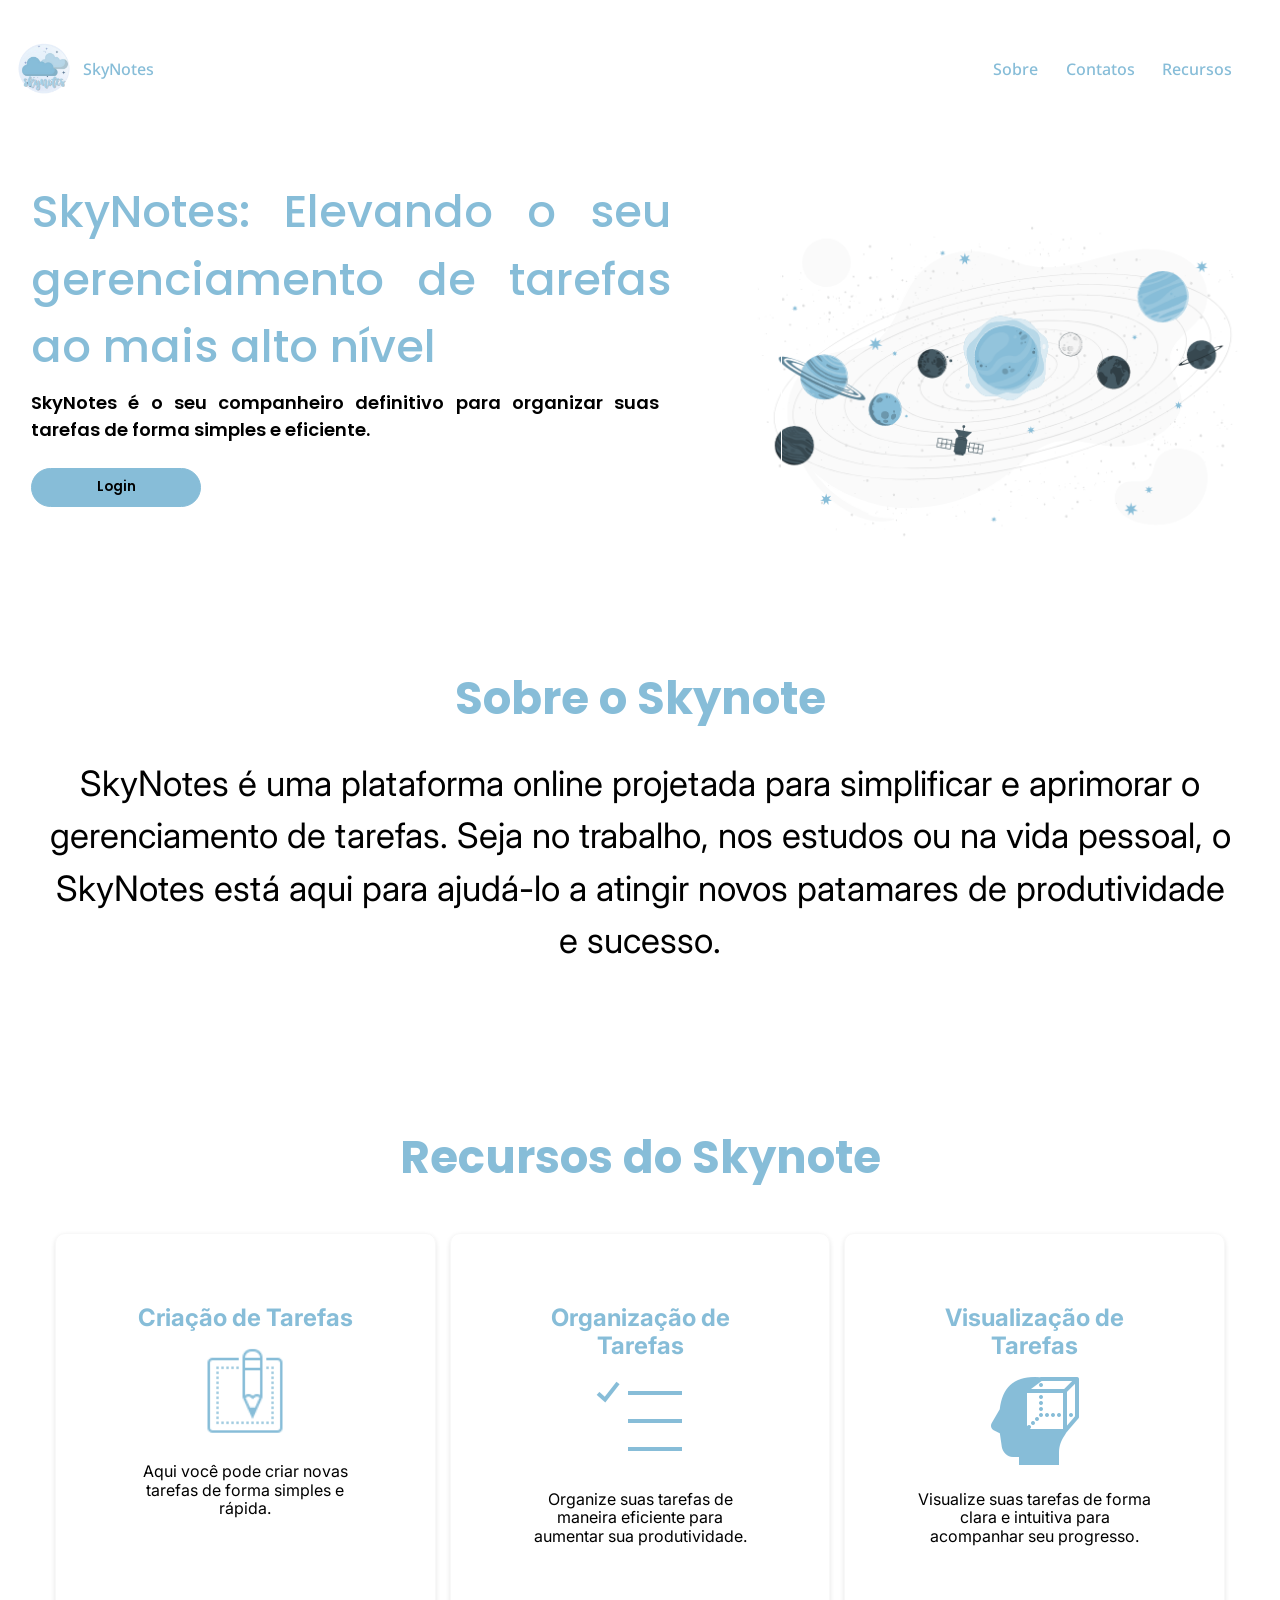
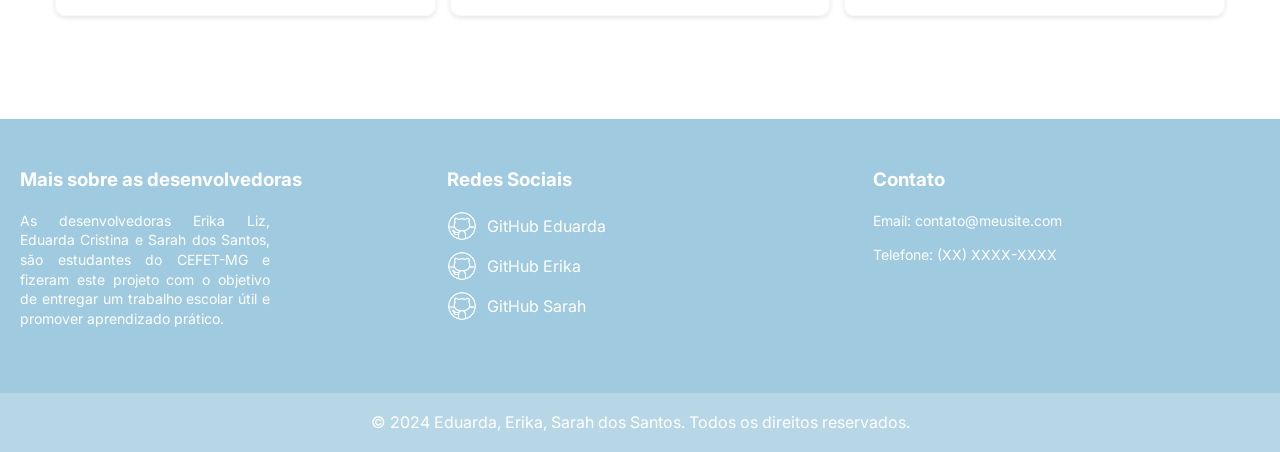
<file: index.html>
<!DOCTYPE html>
<html lang="pt-br">
<head>
  <meta charset="UTF-8">
  <meta name="viewport" content="width=device-width, initial-scale=1.0">

  <title> SkyNotes </title>
  <link rel="shortcut icon" type="imagex/png" href="imgs/logoSKYNOTES.png">
  
  <link rel="stylesheet"
    href="https://fonts.googleapis.com/css2?family=Inter:wght@100;200;300;400;500;600;700;800;900&amp;display=swap"
    data-tag="font" />
  <link rel="stylesheet"
    href="https://fonts.googleapis.com/css2?family=Noto+Sans:ital,wght@0,100;0,200;0,300;0,400;0,500;0,600;0,700;0,800;0,900;1,100;1,200;1,300;1,400;1,500;1,600;1,700;1,800;1,900&amp;display=swap"
    data-tag="font" />
  <link rel="stylesheet"
    href="https://fonts.googleapis.com/css2?family=Poppins:ital,wght@0,100;0,200;0,300;0,400;0,500;0,600;0,700;0,800;0,900;1,100;1,200;1,300;1,400;1,500;1,600;1,700;1,800;1,900&amp;display=swap"
    data-tag="font" />
  <link rel="stylesheet"
    href="https://fonts.googleapis.com/css2?family=Open+Sans:ital,wght@0,300;0,400;0,500;0,600;0,700;0,800;1,300;1,400;1,500;1,600;1,700;1,800&amp;display=swap"
    data-tag="font" />
  <link rel="stylesheet" href="css/index.css" rel="stylesheet" />

</head>
<body>
  <div class="home-container">
    <div class="home-header">
      <div class="home-heading"> </div>
      <img alt="image" src="imgs/Solar system.gif" class="home-image" />

      <!-- Menu -->
      <header data-thq="thq-navbar" class="home-navbar-interactive">
        <img alt="logo" src="imgs/logoSKYNOTES.png" class="logoBar" />
        <span class="home-text05">SkyNotes</span>
        <span class="home-text06"> <a href="#recursos">Recursos</a></span>
        <span class="home-text07"> <a href="#sobre">Sobre</a> </span>
        <span class="home-text08"> <a href="#contatos">Contatos</a> </span>
      </header>

      <!-- Landing Page -->
      <div class="home-hero">
        <div class="home-content">
          <h1 class="home-title">SkyNotes: Elevando o seu gerenciamento de tarefas ao mais alto nível</h1>
          <span class="home-text09">
            <span class="home-text10">
              SkyNotes é o seu companheiro definitivo para organizar suas tarefas
              de forma simples e eficiente.
            </span>
          </span>
          <div class="home-container1">
            <a href="html/login.html" class="home-login-btn"> <button class="home-caption">Login</button></a>
          </div>
        </div>
      </div>
    </div>

    <!-- Sobre -->
    <div class="home-banner">
      <h1 class="home-text15" id="sobre">Sobre o Skynote</h1>
      <span class="home-text16">
        SkyNotes é uma plataforma online projetada para simplificar e
        aprimorar o gerenciamento de tarefas. Seja no trabalho, nos estudos
        ou na vida pessoal, o SkyNotes está aqui para ajudá-lo a atingir
        novos patamares de produtividade e sucesso.
      </span>
    </div>

    <!-- Recursos -->
    <br><br>
    <div class="home-banner">
      <h1 class="home-text18" id="recursos">Recursos do Skynote</h1>
      <div class="container">
        <div class="servico">
          <h2>Criação de Tarefas</h2>
          <img src="imgs/criar.png" alt="Ícone de criação de tarefas"> <br>
          <p>Aqui você pode criar novas tarefas de forma simples e rápida.</p>
        </div>
        <div class="servico">
          <h2>Organização de Tarefas</h2>
          <img src="imgs/organizar.png" alt="Ícone de organização de tarefas"> <br>
          <p> Organize suas tarefas de maneira eficiente para aumentar sua produtividade.</p>
        </div>
        <div class="servico">
          <h2>Visualização de Tarefas</h2>
          <img src="imgs/visualizar.png" alt="Ícone de visualização de tarefas"> <br>
          <p> Visualize suas tarefas de forma clara e intuitiva para acompanhar seu progresso.</p>
        </div>
      </div>
    </div>

    <!-- Contatos -->
    <br> <br> <br>
    <footer>
      <div class="footer-section" id="contatos">
        <h3>Mais sobre as desenvolvedoras</h3>
        <p>As desenvolvedoras Erika Liz, Eduarda Cristina e Sarah dos Santos, são estudantes do CEFET-MG e fizeram este projeto com o objetivo de entregar um trabalho escolar útil e promover aprendizado prático.</p>
      </div>
      <div class="footer-section">
        <h3>Redes Sociais</h3>
        <ul>
          <li>
            <img src="imgs/git.png" alt="GitHub Eduarda">
            <a href="https://github.com/Lizzie-Cristina">GitHub Eduarda</a>
          </li>
          <li>
            <img src="imgs/git.png" alt="GitHub Erika">
            <a href="https://github.com/oo0-o0">GitHub Erika</a>
          </li>
          <li>
            <img src="imgs/git.png" alt="GitHub Sarah">
            <a href="https://github.com/SarahSdSO">GitHub Sarah</a>
          </li>
        </ul>
      </div>
      <div class="footer-section">
        <h3>Contato</h3>
        <p>Email: contato@meusite.com</p>
        <p>Telefone: (XX) XXXX-XXXX</p>
      </div>
    </footer>
  </div> <!-- Div que envolve todo o conteúdo da página -->

  <div class="copyright">
    <p>&copy; 2024 Eduarda, Erika, Sarah dos Santos. Todos os direitos reservados.</p>
  </div>
</body>
</html>
</file>
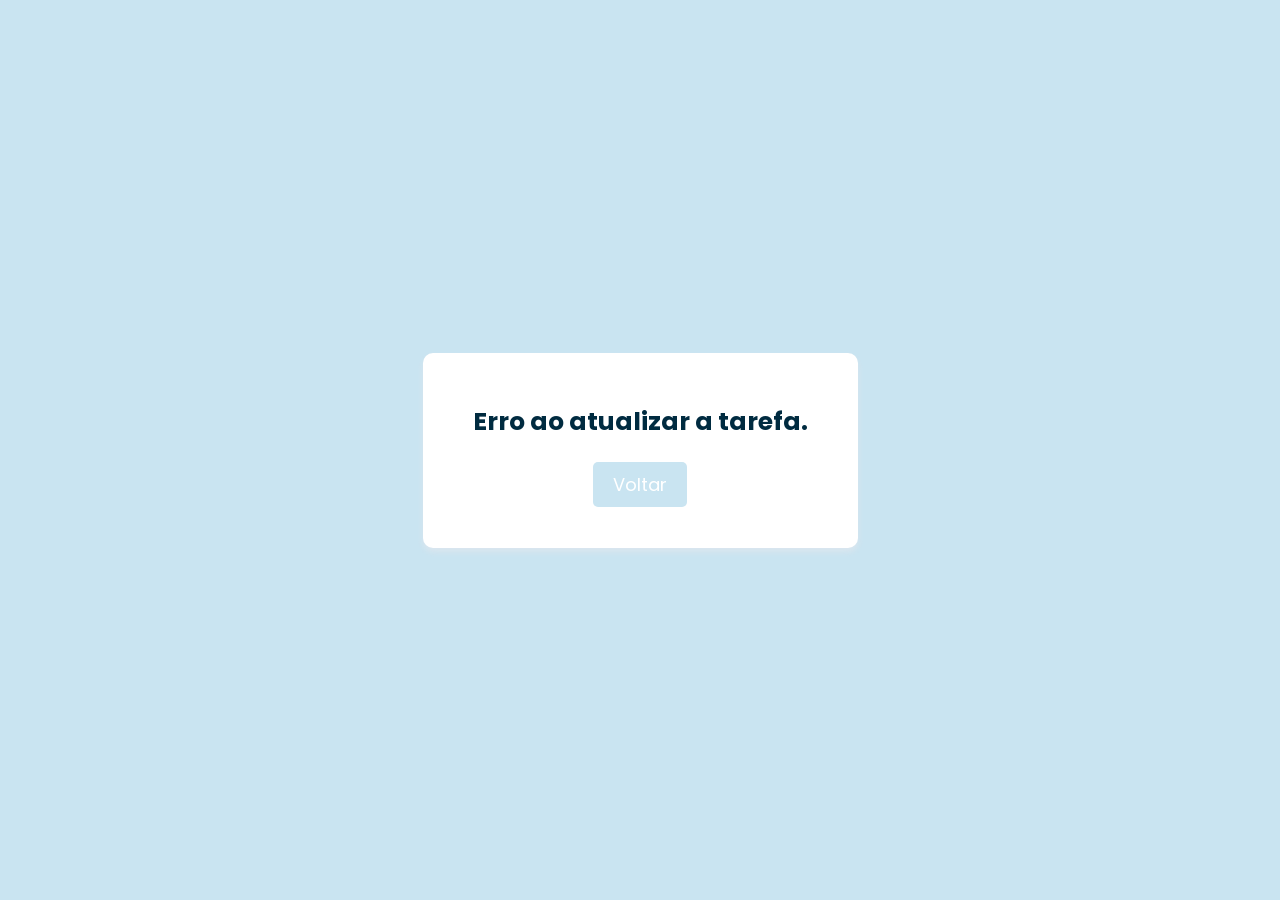
<file: html/erroFormulario.html>
<!DOCTYPE html>
<html>
<head>
    <title>Erro de Atualizacao </title>
    <link rel="stylesheet" type="text/css" href="../css/erroLogin.css">
    <meta charset="UTF-8">
    <link rel="stylesheet"
    href="https://fonts.googleapis.com/css2?family=Poppins:ital,wght@0,100;0,200;0,300;0,400;0,500;0,600;0,700;0,800;0,900;1,100;1,200;1,300;1,400;1,500;1,600;1,700;1,800;1,900&amp;display=swap"
    data-tag="font" />
    <link rel="shortcut icon" type="imagex/png" href="../imgs/logoSKYNOTES.png">

</head>
<body>
    <div class="container">
        <div class="mensagem"> Erro ao atualizar a tarefa. </div>
        <a href="../php/tasks.php" class="botao-voltar">Voltar</a>
    </div>
</body>
</html>
</file>
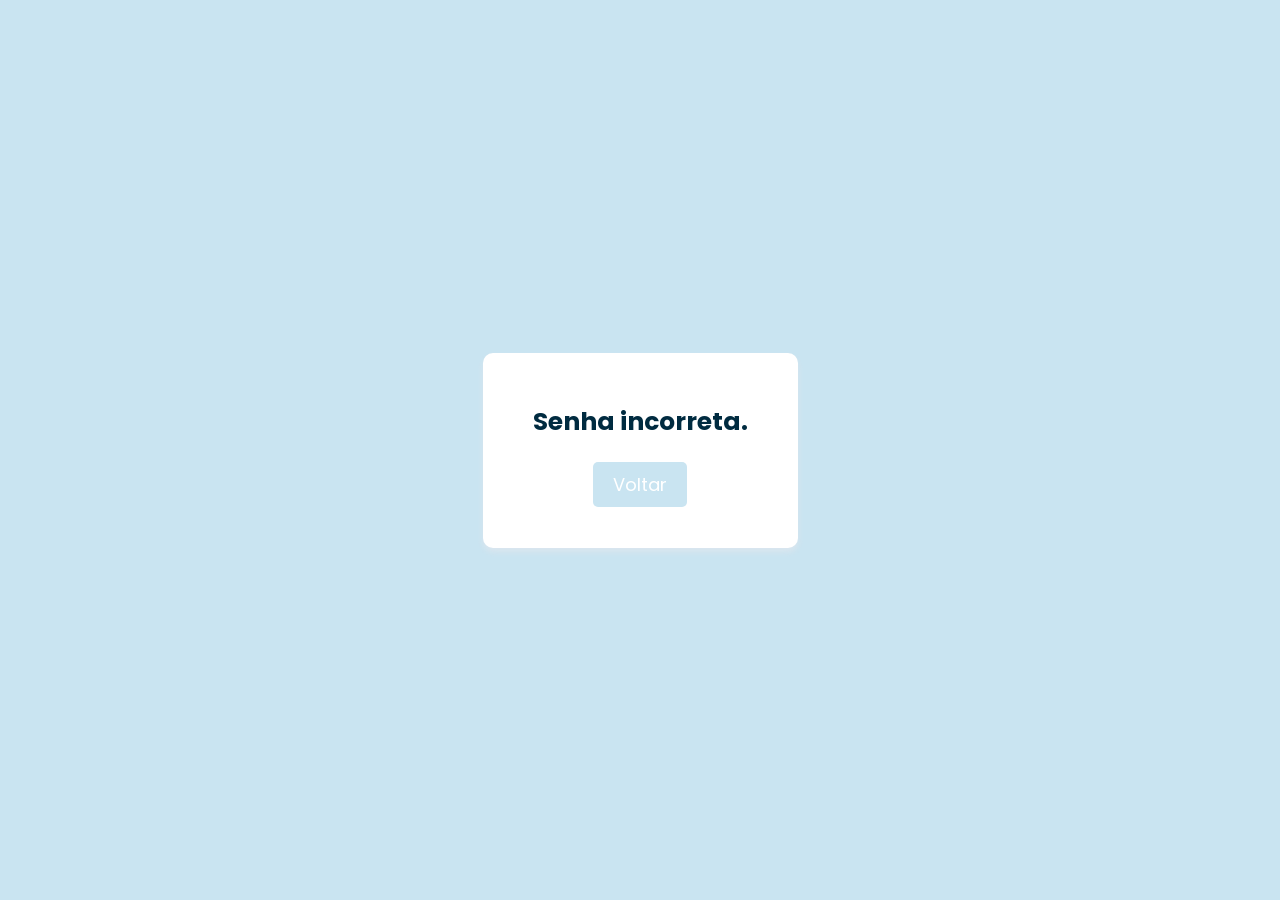
<file: html/erroLogin.html>
<!DOCTYPE html>
<html>
<head>
    <title>Senha Incorreta </title>
    <link rel="shortcut icon" type="imagex/png" href="../imgs/logoSKYNOTES.png">
    <link rel="stylesheet" type="text/css" href="../css/erroLogin.css">
    <meta charset="UTF-8">
    <link rel="stylesheet"
    href="https://fonts.googleapis.com/css2?family=Poppins:ital,wght@0,100;0,200;0,300;0,400;0,500;0,600;0,700;0,800;0,900;1,100;1,200;1,300;1,400;1,500;1,600;1,700;1,800;1,900&amp;display=swap"
    data-tag="font" />
</head>
<body>
    <div class="container">
        <div class="mensagem">Senha incorreta.</div>
        <a href="login.html" class="botao-voltar">Voltar</a>
    </div>
</body>
</html>
</file>
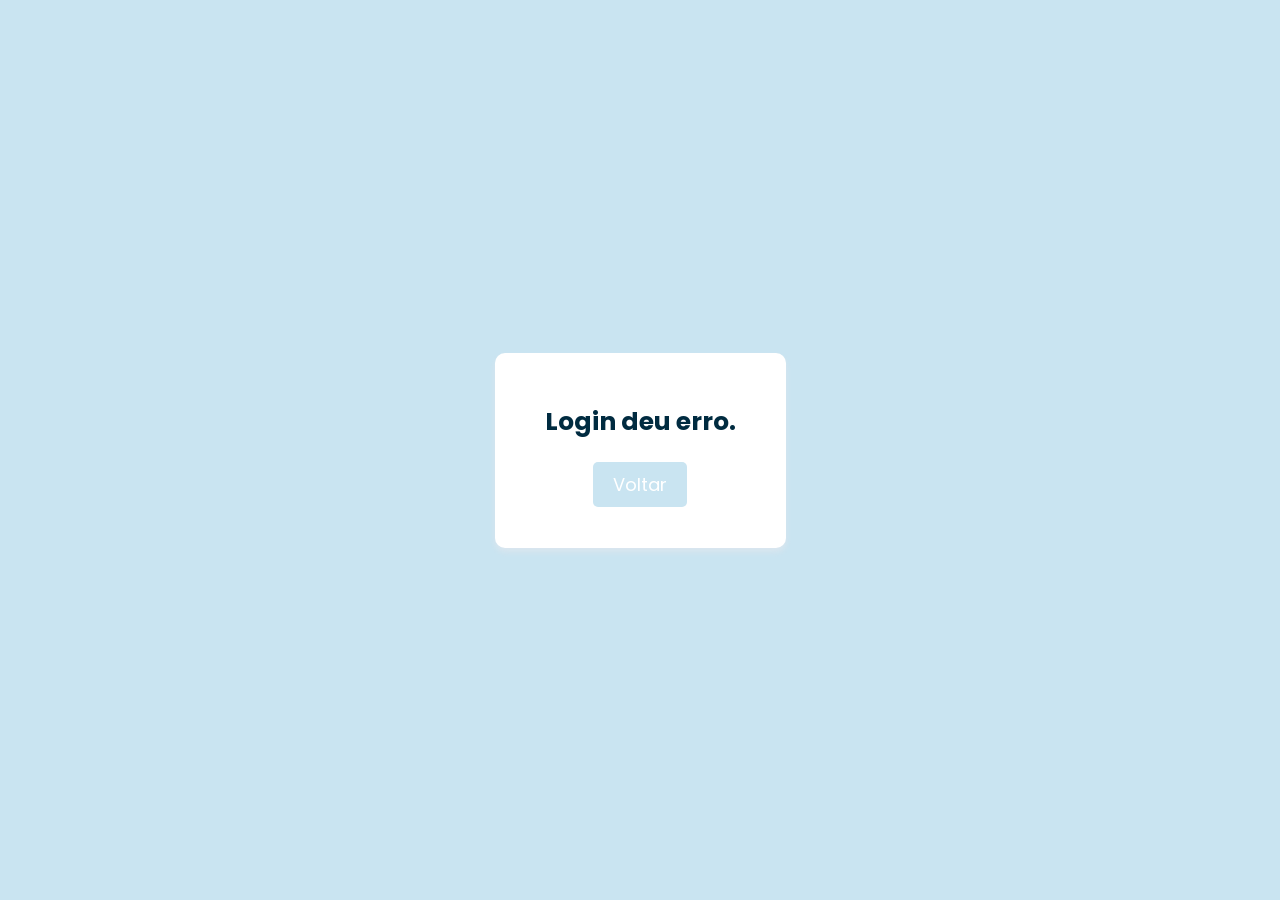
<file: html/erroLoginnao.html>
<!DOCTYPE html>
<html>
<head>
    <title>Erro de Login</title>
    <link rel="shortcut icon" type="imagex/png" href="../imgs/logoSKYNOTES.png">
    <link rel="stylesheet" type="text/css" href="../css/erroLogin.css">
    <meta charset="UTF-8">
    <link rel="stylesheet"
    href="https://fonts.googleapis.com/css2?family=Poppins:ital,wght@0,100;0,200;0,300;0,400;0,500;0,600;0,700;0,800;0,900;1,100;1,200;1,300;1,400;1,500;1,600;1,700;1,800;1,900&amp;display=swap"
    data-tag="font" />
</head>
<body>
    <div class="container">
        <div class="mensagem"> Login deu erro. </div>
        <a href="login.html" class="botao-voltar">Voltar</a>
    </div>
</body>
</html>
</file>
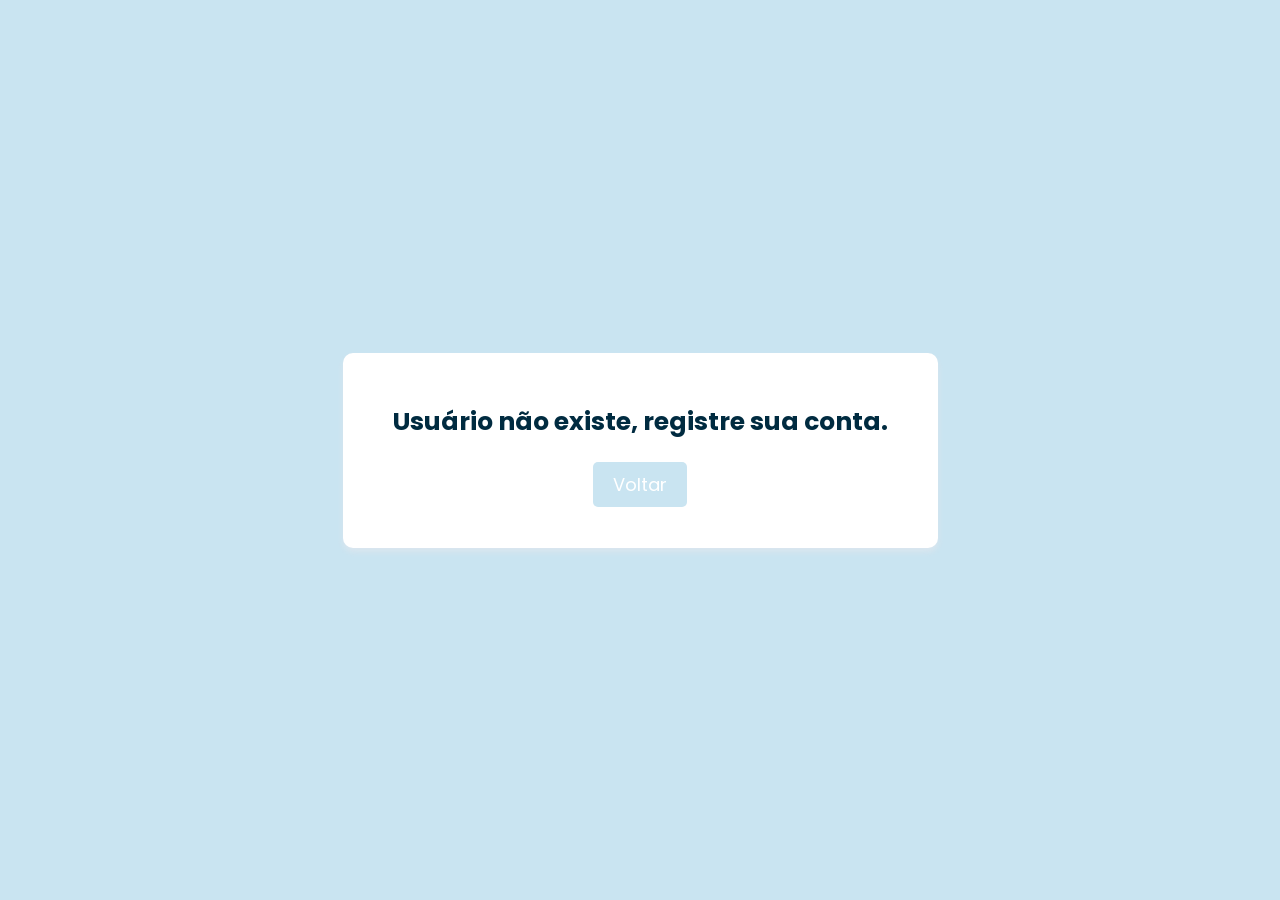
<file: html/erroNaoExiste.html>
<!DOCTYPE html>
<html>
<head>
    <title> Usuario nao Existe </title>
    <link rel="shortcut icon" type="imagex/png" href="../imgs/logoSKYNOTES.png">
    <link rel="stylesheet" type="text/css" href="../css/erroLogin.css">
    <meta charset="UTF-8">
    <link rel="stylesheet"
    href="https://fonts.googleapis.com/css2?family=Poppins:ital,wght@0,100;0,200;0,300;0,400;0,500;0,600;0,700;0,800;0,900;1,100;1,200;1,300;1,400;1,500;1,600;1,700;1,800;1,900&amp;display=swap"
    data-tag="font" />
</head>
<body>
    <div class="container">
        <div class="mensagem">Usuário não existe, registre sua conta.</div>
        <a href="login.html" class="botao-voltar">Voltar</a>
    </div>
</body>
</html>
</file>
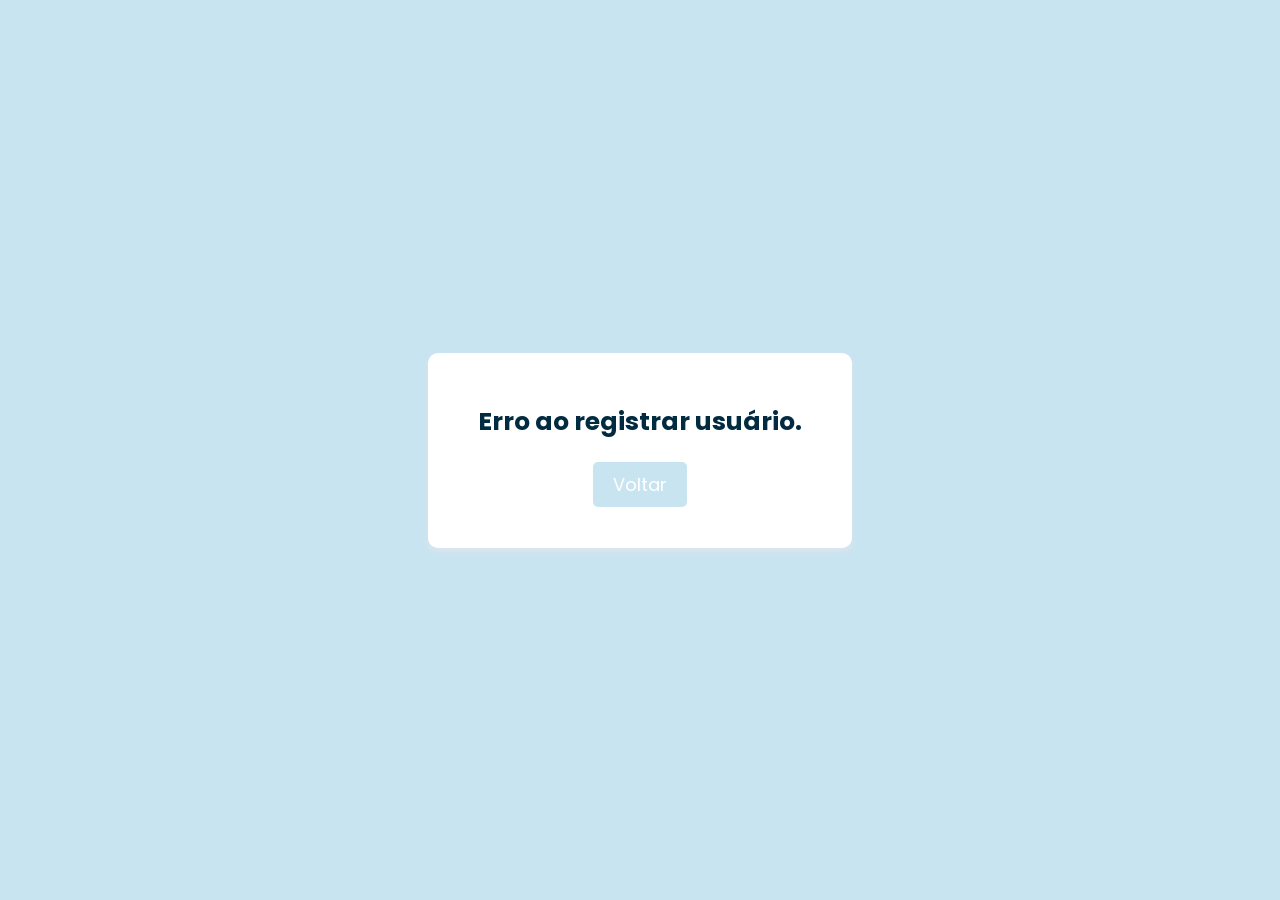
<file: html/erroRegistro.html>
<!DOCTYPE html>
<html>
<head>
    <title>Erro de Registro </title>
    <link rel="shortcut icon" type="imagex/png" href="../imgs/logoSKYNOTES.png">
    <link rel="stylesheet" type="text/css" href="../css/erroLogin.css">
    <meta charset="UTF-8">
    <link rel="stylesheet"
    href="https://fonts.googleapis.com/css2?family=Poppins:ital,wght@0,100;0,200;0,300;0,400;0,500;0,600;0,700;0,800;0,900;1,100;1,200;1,300;1,400;1,500;1,600;1,700;1,800;1,900&amp;display=swap"
    data-tag="font" />
</head>
<body>
    <div class="container">
        <div class="mensagem"> Erro ao registrar usuário. </div>
        <a href="login.html" class="botao-voltar">Voltar</a>
    </div>
</body>
</html>
</file>
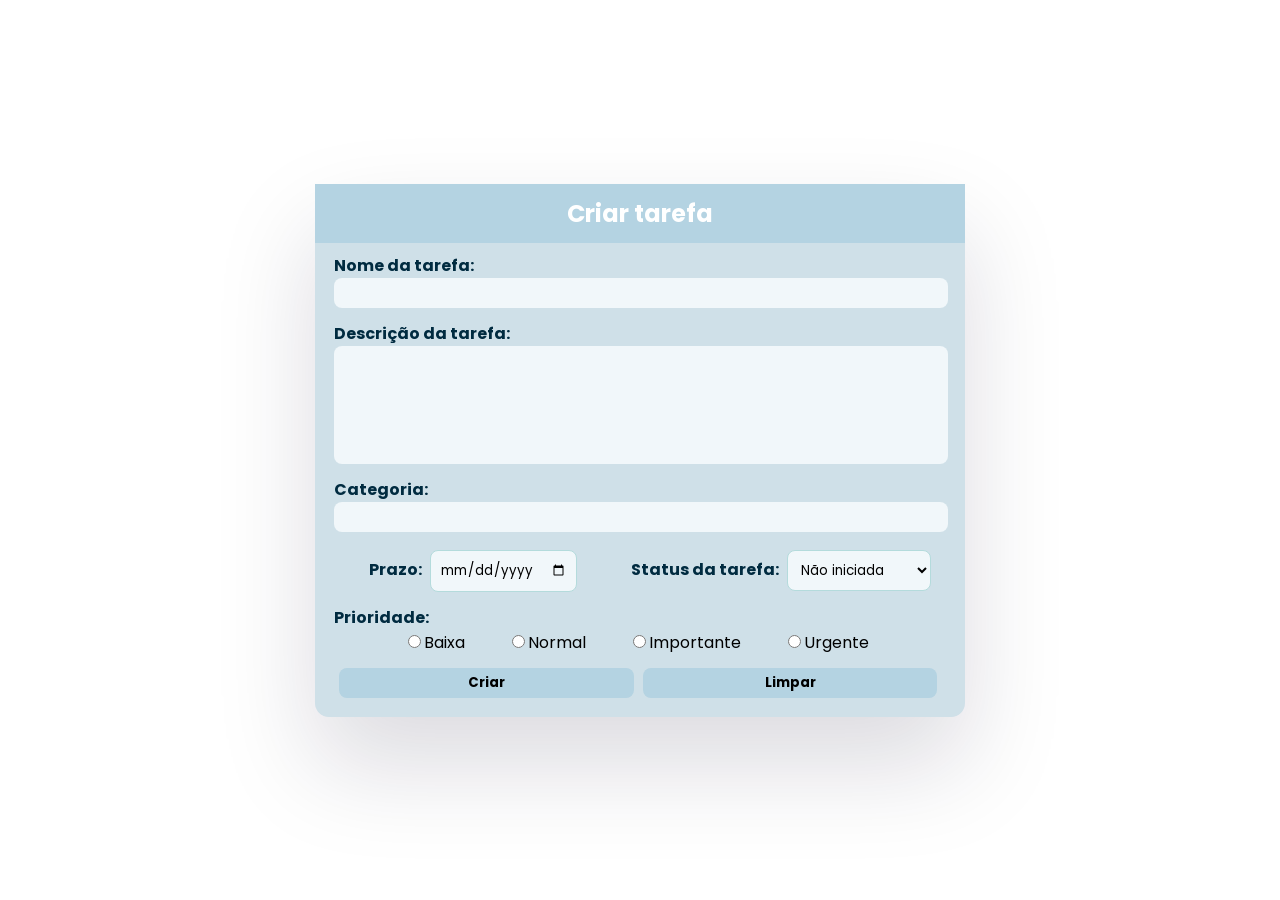
<file: html/form.html>
<html>
    <head>
        <title> Criar Tarefa </title>
        <link rel="shortcut icon" type="imagex/png" href="../imgs/logoSKYNOTES.png">

        <meta charset="utf-8">
        <link rel="stylesheet" href="../css/form.css">
        <link rel="preconnect" href="https://fonts.googleapis.com">
        <link rel="preconnect" href="https://fonts.gstatic.com" crossorigin>
        <link href="https://fonts.googleapis.com/css2?family=Open+Sans:ital,wght@0,300..800;1,300..800&family=Poppins:wght@400;500;600;800&display=swap" rel="stylesheet">
    </head>
        <div class="conteiner">
            <div class="titulo">
                <h2>Criar tarefa</h2>
            </div>

            <form method="post" action="../php/form.php" class="formulario">
                <label><b>Nome da tarefa:</b></label><br>
                <input type="text" name="name" required class="caixas"> 
               
                <label><b>Descrição da tarefa:</b></label><br>
                <textarea name="descricao" rows="5" cols="50" required class="descr"></textarea>

                <label><b>Categoria:</b></label><br>
                <input type="text" name="categoria" class="caixas"> 

                <label id="prazoId"><b>Prazo:</b></label>
                <input type="date" name="prazo" class="campData">
                
                <label><b>Status da tarefa:</b></label>
                <select name="status_tarefa" required class="statusTarefa">
                    <option value="Nao_iniciada">Não iniciada</option>
                    <option value="iniciada">Iniciada</option>
                    <option value="andamento">Em andamento</option>
                    <option value="concluida">Concluída</option>
                </select>
                <br>

                <label id="prioridadeId"><b>Prioridade:</b></label><br>
                    <input type="radio" name="prioridade" value="baixa" class="opcaoPrioridade1">Baixa  
                    <input type="radio" name="prioridade" value="normal" class="opcaoPrioridade">Normal
                    <input type="radio" name="prioridade" value="importante" class="opcaoPrioridade">Importante
                    <input type="radio" name="prioridade" value="urgente" class="opcaoPrioridade">Urgente
                    <br>

                <input type="submit" value="Criar" class="botao">
                <input type="reset" value="Limpar" class="botao">
            </form>
        </div>
    </body>
</html>
</file>
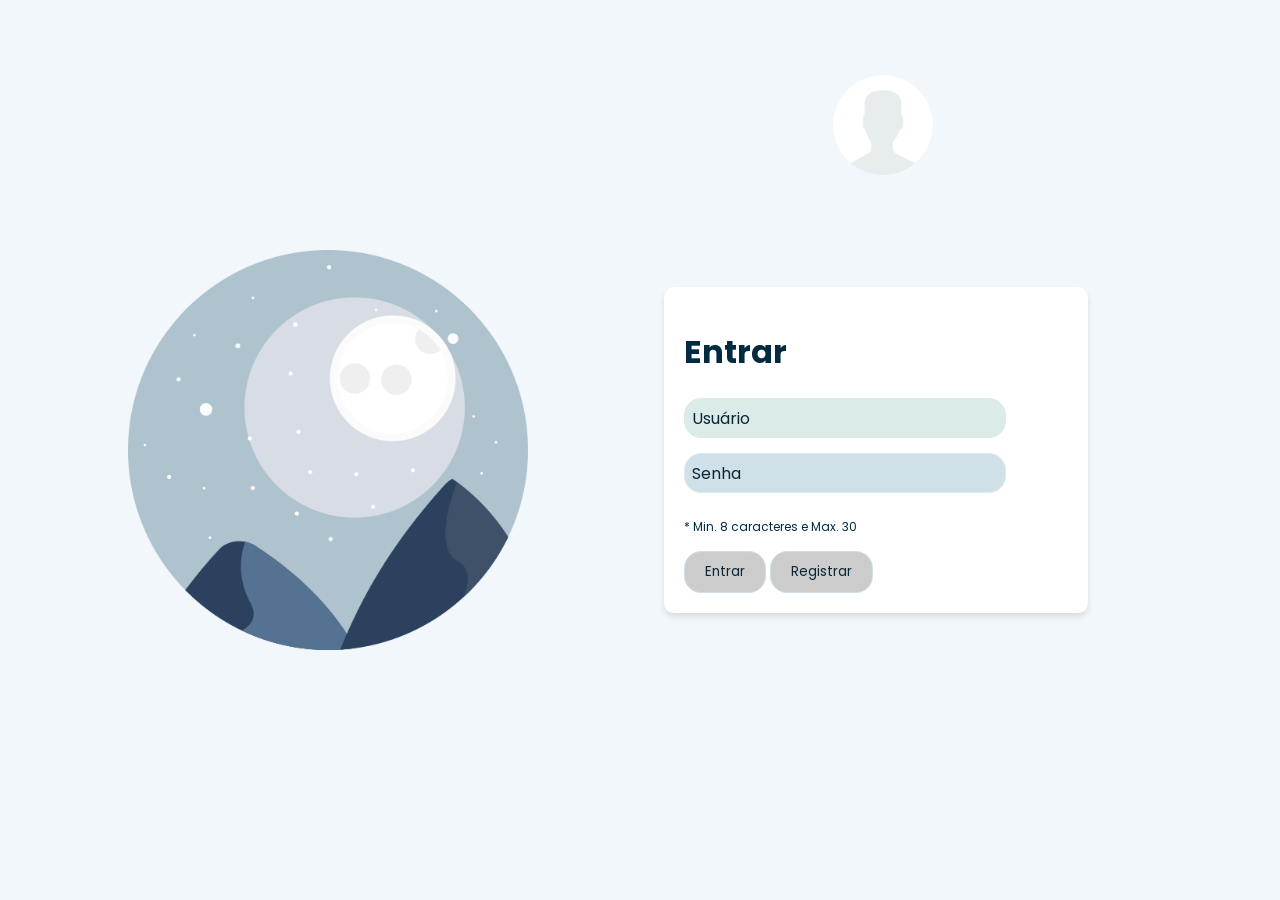
<file: html/login.html>
<!DOCTYPE html>
<html>
<head>
    <title> Login </title>
    <link rel="shortcut icon" type="imagex/png" href="imgs/logoSKYNOTES.png">
    <link rel="stylesheet" type="text/css" href="../css/login.css">
    <meta charset="UTF-8">

    <link rel="stylesheet"
    href="https://fonts.googleapis.com/css2?family=Poppins:ital,wght@0,100;0,200;0,300;0,400;0,500;0,600;0,700;0,800;0,900;1,100;1,200;1,300;1,400;1,500;1,600;1,700;1,800;1,900&amp;display=swap"
    data-tag="font" />
</head>

<style>
    .botao-submit[disabled] 
    {
        background-color: #ccc;
        cursor: not-allowed;
    }
    
    .mensagem-erro 
    {
        color: red;
        font-weight: bold;
    }

</style>
<body>
    <img src="../imgs/ceu.png" alt="Imagem 1" class="img-ceu">
    <img src="../imgs/user.png" alt="Imagem 2" class="img-user">

    <div class="container">
        <form method="post" action="../php/login.php"> 
            <div>
                <h1>Entrar</h1>
            </div>
            <div class="input-box usuario">
                <input type="text" name="usuario" id="usuario" placeholder=" ">
                <label for="usuário"> Usuário</label>
            </div>
            <div class="input-box senha">
                <input type="password" name="senha" id="senha" placeholder=" ">
                <label for="senha"> Senha</label>
                <br> <br> <div id="infoSenha">* Min. 8 caracteres e Max. 30</div>
                <div class="mensagem" id="mensagemSenha"></div> 
            </div>
            <input type="submit" value="Entrar" id="entrar" name="login" class ="botao-submit"> 
            <input type="submit" value="Registrar" id="register" name="register" class="botao-submit">
        </form>
    </div>
    <script>
        document.addEventListener("DOMContentLoaded", function() 
        {
            var senhaInput = document.getElementById("senha");
            var entrarButton = document.getElementById("entrar");
            var registerButton = document.getElementById("register");
        
            entrarButton.disabled = true;
            registerButton.disabled = true;
        
            senhaInput.addEventListener("input", function() 
            {
                var senha = senhaInput.value;

                if (senha.length >= 8 && senha.length <= 30) 
                {
                    entrarButton.disabled = false;
                    registerButton.disabled = false;
                } 
                else 
                {
                    entrarButton.disabled = true;
                    registerButton.disabled = true;
                }
            });
        });
        
    </script>
</body>
</html>
</file>
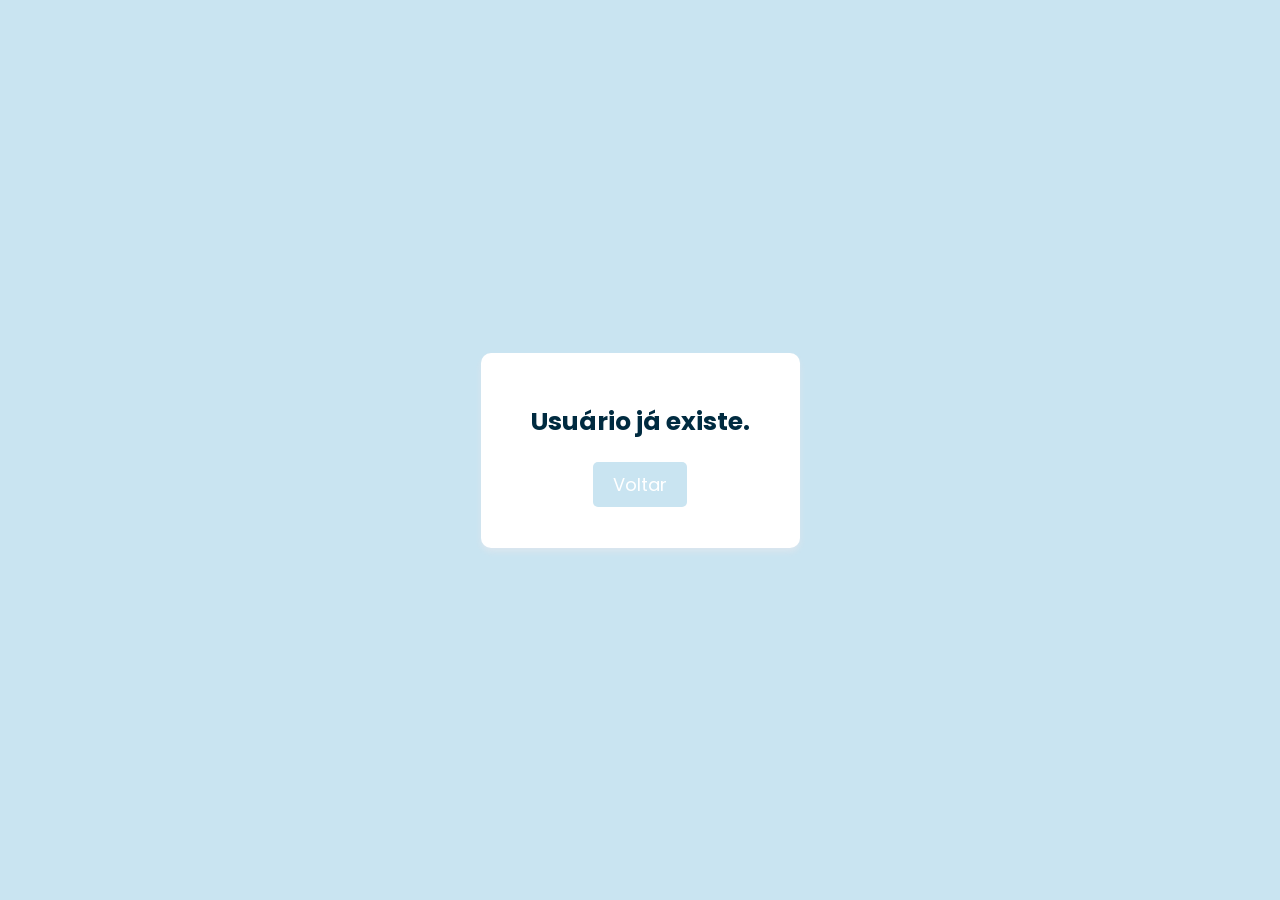
<file: html/userExistente.html>
<!DOCTYPE html>
<html>
<head>
    <title> Usuario já existente</title>
    <link rel="shortcut icon" type="imagex/png" href="../imgs/logoSKYNOTES.png">
    <link rel="stylesheet" type="text/css" href="../css/erroLogin.css">
    <meta charset="UTF-8">
    <link rel="stylesheet"
    href="https://fonts.googleapis.com/css2?family=Poppins:ital,wght@0,100;0,200;0,300;0,400;0,500;0,600;0,700;0,800;0,900;1,100;1,200;1,300;1,400;1,500;1,600;1,700;1,800;1,900&amp;display=swap"
    data-tag="font" />
</head>
<body>
    <div class="container">
        <div class="mensagem">Usuário já existe.</div>
        <a href="login.html" class="botao-voltar">Voltar</a>
    </div>
</body>
</html>
</file>
<file: css/index.css>
:root 
{
  --dl-size-size-large: 144px;
  --dl-color-gray-black: #000000;
  --dl-color-gray-white: #FFFFFF;
  --dl-size-size-medium: 96px;
  --dl-size-size-xlarge: 192px;
  --dl-space-space-unit: 16px;
  --dl-size-size-xxlarge: 288px;
  --dl-size-size-maxwidth: 1400px;
  --dl-radius-radius-round: 50%;
  --dl-space-space-halfunit: 8px;
  --dl-space-space-sixunits: 96px;
  --dl-space-space-twounits: 32px;
  --dl-space-space-fiveunits: 80px;
  --dl-space-space-threeunits: 48px;
  --dl-space-space-oneandhalfunits: 24px;
}

.Content 
{
  font-size: 16px;
  font-family: Inter;
  font-weight: 400;
  line-height: 1.15;
  text-transform: none;
  text-decoration: none;
}

.Heading 
{
  font-size: 32px;
  font-family: Inter;
  font-weight: 700;
  line-height: 1.15;
  text-transform: none;
  text-decoration: none;
}

* {
  box-sizing: border-box;
  border-width: 0;
  border-style: solid;
}

p, li, ul, pre, div, h1, h2, h3, h4, h5, h6, figure, blockquote, figcaption 
{
  margin: 0;
  padding: 0;
}

h2
{
  color:#87bdd8 ;
}

button 
{
  background-color: transparent;
}

button,[type="button"],[type="reset"],[type="submit"] 
{
  -webkit-appearance: button;
}

button::-moz-focus-inner,[type="button"]::-moz-focus-inner,[type="reset"]::-moz-focus-inner,[type="submit"]::-moz-focus-inner 
{
  border-style: none;
  padding: 0;
}

button:-moz-focus,[type="button"]:-moz-focus,[type="reset"]:-moz-focus,[type="submit"]:-moz-focus 
{
  outline: 1px dotted ButtonText;
}

a 
{
  color: inherit;
  text-decoration: inherit;
}

input
{
  padding: 2px 4px;
}

img 
{
  display: block;
}

html 
{
  scroll-behavior: smooth;
  font-family: Inter;
  font-size: 16px;
  line-height: 1.15;
}

body 
{
  font-weight: 400;
  font-style: normal;
  text-decoration: none;
  text-transform: none;
  letter-spacing: normal;
  line-height: 1.15;
  color: var(--dl-color-gray-black);
  margin: 0;
}

.home-container 
{
  width: 100%;
  display: flex;
  overflow: auto;
  min-height: 100vh;
  align-items: center;
  flex-direction: column;
}

.home-header 
{
  width: 100%;
  height: 625px;
  display: flex;
  position: relative;
  align-items: center;
  flex-direction: column;
}

.home-heading 
{
  width: 100%;
  display: flex;
  position: relative;
  align-items: center;
  flex-direction: column;
}

.home-image 
{
  right: 34px;
  width: 493px;
  bottom: 27px;
  height: 426px;
  margin: auto;
  position: absolute;
  align-self: flex-end;
  object-fit: cover;
}

.home-navbar-interactive 
{
  top: 4px;
  left: 0px;
  width: 100%;
  height: 82px;
  display: flex;
  position: absolute;
  margin-top: var(--dl-space-space-oneandhalfunits);
  align-items: center;
  padding-top: var(--dl-space-space-twounits);
  padding-left: var(--dl-space-space-threeunits);
  padding-right: var(--dl-space-space-threeunits);
  padding-bottom: var(--dl-space-space-twounits);
  justify-content: flex-end;
}

.logoBar 
{
  top: 5px;
  left: var(--dl-space-space-halfunit);
  height: 72px;
  position: absolute;
  align-self: center;
}

.home-desktop-menu 
{
  flex: 1;
  display: flex;
  flex-direction: column;
}

.home-icon 
{
  width: var(--dl-size-size-xsmall);
  height: var(--dl-size-size-xsmall);
}

.home-mobile-menu
 {
  top: 0px;
  left: 0px;
  width: 100%;
  height: 100vh;
  display: none;
  padding: 32px;
  z-index: 100;
  position: absolute;
  flex-direction: column;
  justify-content: space-between;
  background-color: #fff;
}

.home-nav 
{
  display: flex;
  align-items: flex-start;
  flex-direction: column;
}

.home-top 
{
  width: 100%;
  display: flex;
  align-items: center;
  margin-bottom: var(--dl-space-space-threeunits);
  justify-content: space-between;
}
.home-logo 
{
  height: 2rem;
}

.home-close-menu 
{
  display: flex;
  align-items: center;
  justify-content: center;
}
.home-icon02
 {
  width: var(--dl-size-size-xsmall);
  height: var(--dl-size-size-xsmall);
}

.home-links 
{
  flex: 0 0 auto;
  display: flex;
  align-self: flex-start;
  align-items: flex-start;
  flex-direction: column;
}

.home-buttons 
{
  display: flex;
  margin-top: var(--dl-space-space-unit);
  align-items: center;
  flex-direction: row;
  justify-content: space-between;
}
.home-login {
  margin-right: var(--dl-space-space-twounits);
}
.home-icon04 {
  width: var(--dl-size-size-xsmall);
  height: var(--dl-size-size-xsmall);
  margin-right: var(--dl-space-space-twounits);
}
.home-icon06 {
  width: var(--dl-size-size-xsmall);
  height: var(--dl-size-size-xsmall);
  margin-right: var(--dl-space-space-twounits);
}
.home-icon08 {
  width: var(--dl-size-size-xsmall);
  height: var(--dl-size-size-xsmall);
}
.home-text05 {
  top: 32px;
  left: 83px;
  color: #87bdd8;
  position: absolute;
  font-style: normal;
  font-family: "Noto Sans";
  font-weight: 500;
}
.home-text06 {
  color: rgb(135, 189, 216);
  right: 48px;
  bottom: 32px;
  position: absolute;
  font-style: normal;
  font-family: "Noto Sans";
  font-weight: 500;
}
.home-text07 {
  top: 32px;
  color: rgb(135, 189, 216);
  right: 242px;
  position: absolute;
  align-self: flex-start;
  font-style: normal;
  text-align: left;
  font-family: "Noto Sans";
  font-weight: 500;
}
.home-text08 {
  top: 32px;
  color: rgb(135, 189, 216);
  right: 145px;
  position: absolute;
  font-style: normal;
  font-family: "Noto Sans";
  font-weight: 500;
}
.home-hero {
  top: -10px;
  left: var(--dl-space-space-unit);
  width: 100%;
  bottom: 0px;
  height: auto;
  display: flex;
  position: absolute;
  max-width: 1200px;
  align-self: flex-start;
  align-items: center;
  padding-left: 0px;
  padding-right: 0px;
  flex-direction: row;
  justify-content: flex-end;
}
.home-content {
  gap: var(--dl-space-space-halfunit);
  top: 106px;
  left: 14px;
  width: 752px;
  height: 493px;
  display: flex;
  z-index: 20;
  position: absolute;
  align-self: center;
  align-items: flex-start;
  padding-top: var(--dl-space-space-sixunits);
  border-color: #ffffff;
  border-width: 1px;
  border-radius: var(--dl-radius-radius-radius4);
  padding-right: 122px;
  animation-name: none;
  flex-direction: column;
  padding-bottom: var(--dl-space-space-sixunits);
  animation-delay: 0s;
  justify-content: center;
  animation-duration: 300ms;
  animation-direction: normal;
  animation-iteration-count: 1;
  animation-timing-function: ease;
}
.home-title {
  color: rgb(135, 189, 216);
  width: 640px;
  height: 562px;
  font-size: 45px;
  align-self: flex-start;
  text-align: justify;
  font-family: "Poppins";
  font-weight: 500;
  line-height: 1.5;
  margin-left: 0px;
}
.home-text09 {
  text-align: justify;
  font-family: "Open Sans";
  margin-left: 0px;
  margin-right: 0px;
  margin-bottom: 1px;
}
.home-text10 {
  color: var(--dl-color-gray-black);
  font-size: 18px;
  font-family: "Poppins";
  font-weight: 600;
  line-height: 1.5;
}
.home-text11 
{
  font-size: 18px;
  font-family: "Poppins";
  font-weight: 600;
  line-height: 1.5;
}

.home-container1 
{
  flex: 0 0 auto;
  width: auto;
  height: auto;
  display: flex;
  align-items: flex-start;
  justify-content: flex-start;
}

.home-login-btn 
{
  gap: var(--dl-space-space-oneandhalfunits);
  fill: white;
  color: white;
  width: 170px;
  cursor: pointer;
  height: 39px;
  display: flex;
  margin-top: var(--dl-space-space-unit);
  transition: 0.3s;
  align-items: center;
  margin-left: 0px;
  border-color: #87bdd8;
  border-width: 1px;
  border-radius: 45px;
  flex-direction: row;
  justify-content: center;
  background-color: #87bdd8;
}

.home-login-btn:hover 
{
  border: none;
  background-color: #cfe0e8;
}

.home-caption 
{
  font-style: normal;
  font-family: "Poppins";
  font-weight: 600;
}

.home-banner 
{
  width: 100%;
  display: flex;
  padding: var(--dl-space-space-threeunits);
  position: relative;
  align-items: center;
  padding-top: 48px;
  flex-direction: column;
  justify-content: space-between;
}

.home-text15 
{
  color: rgb(135, 189, 216);
  font-size: 45px;
  font-style: normal;
  font-family: "Poppins";
  font-weight: 700;
}

.home-text18
{
  color: rgb(135, 189, 216);
  font-size: 45px;
  font-style: normal;
  font-family: "Poppins";
  font-weight: 700;
}
.home-text16 
{
  color: var(--dl-color-gray-black);
  font-size: 35px;
  font-style: normal;
  margin-top: var(--dl-space-space-twounits);
  text-align: center;
  font-family: "Inter";
  font-weight: 400;
  line-height: 1.5;
  padding-top: 0px;
  margin-bottom: var(--dl-space-space-twounits);
}

.home-text17 
{
  color: var(--dl-color-gray-black);
  font-size: 28px;
  font-style: normal;
  margin-top: var(--dl-space-space-twounits);
  text-align: right;
  font-family: "Inter";
  font-weight: 400;
  line-height: 1.5;
  padding-top: 0px;
  margin-bottom: var(--dl-space-space-twounits);
}

.container 
{
  display: flex;
  justify-content: space-between; 
  margin-top: 50px;
}

.servico 
{
  flex: 1;
  text-align: center;
  padding: 70px;
  border: 1px solid #f8f8f8;
  margin: 0 7px; 
  border-radius: 10px;
  box-shadow: 0 2px 5px rgba(0, 0, 0, 0.1);
}

.servico img 
{
  display: block; /* Faz a imagem um bloco para que as margens automáticas funcionem */
  margin: 0 auto; /* Centraliza a imagem horizontalmente */
  width: 100px; 
  margin-top: 12px; 
}

footer 
{
  background-color: rgba(135, 189, 216, 0.8);
  color: white;
  text-align: center;
  padding: 40px 0;
  display: flex;
  justify-content: space-around;
  flex-wrap: wrap;
  width: 100%;
  margin: 0;
}

.footer-section {
  width: calc(33.33% - 40px);
  margin: 10px;
  text-align: justify;
}

.footer-section h3 {
  margin-bottom: 20px;
}

.footer-section p {
  font-size: 14px;
  line-height: 1.4;
  margin-bottom: 15px;
  max-width: 250px;
}

.footer-section ul {
  list-style-type: none;
  padding: 0;
}

.footer-section ul li {
  margin-bottom: 10px;
  display: flex;
  align-items: center;
}

.footer-section ul li img {
  margin-right: 10px;
  width: 30px;
  height: 30px;
  vertical-align: middle;
}

.footer-section ul li a {
  color: white;
  text-decoration: none;
}

.footer-section ul li span {
  vertical-align: middle;
}

.footer-section ul li a:hover {
  color: #87bdd8;
}

.copyright 
{
  background-color: rgba(135, 189, 216, 0.6);
  color: white;
  text-align: center;
  padding: 20px 0;
}
</file>
<file: css/erroLogin.css>
body 
{
    background-color: #c9e4f1;
    display: flex;
    justify-content: center;
    align-items: center;
    height: 100vh;
    margin: 0;
    font-family: Poppins;
}

.container 
{
    background-color: white;
    padding: 50px;
    border-radius: 10px;
    box-shadow: 0 4px 6px rgba(255, 234, 234, 0.329);
    text-align: center;
    max-width: 600px; 
}

.mensagem 
{
    color: #002B40;
    font-size: 25px; 
    font-weight: bold; 
    margin-bottom: 30px;
}

.botao-voltar 
{
    font-size: 18px;
    background-color: #c9e4f1;
    color: #ffffff;
    padding: 10px 20px;
    border: none;
    border-radius: 5px;
    text-decoration: none;
    box-shadow: #eeeeee;
    transition: background-color 0.3s ease;
}

.botao-voltar:hover 
{
    background-color: #81c3e2;
}
</file>
<file: css/form.css>
*
{
    padding: 0;
    margin: 0;
    box-sizing: border-box;
}

body
{
    width: 100%;
    min-height: 100vh;
    display: flex;
    justify-content: center;
    align-items: center;
    font-family: "Poppins", sans-serif;
}

.titulo
{
    background: #b4d3e2;
    padding: 12px;
    text-align: center;
    color: #ffffff;
    overflow: hidden;    
}

.conteiner
{
    background-color: #CFE0E8;
    border-radius: 14px;
    width: 100%;
    max-width: 650px;
    box-shadow: rgba(17, 12, 46, 0.15) 0px 48px 100px 0px;}

.formulario
{
    padding-top: 10px;
    padding-left: 19px;
    padding-bottom: 19px;
    padding-right: 17px;
}

.formulario label{
    color: #002B40;
}

.caixas
{
    border: transparent;
    margin-bottom: 13px;
    display: inline;
    border-radius: 8px;
    width: 100%;
    height: 30px;
    background-color: #F1F7FA;
    padding: 9px;
    font-family: "Poppins", sans-serif;
}

.descr
{

    margin-bottom: 13px;
    display: inline;
    resize: none;
    border-radius: 8px;
    width: 100%;
    padding: 9px;
    border: transparent;
    background-color: #F1F7FA;
    font-family: "Poppins", sans-serif;
}

.botao
{
    margin-top: 13px;
    width: 48%;
    align-items: center;
    align-content: center;
    height: 30px;
    background-color: #b4d3e2;
    border: transparent;
    border-radius: 8px;
    font-family: "Poppins", sans-serif;
    transition: color 100ms linear;
    text-align: center;
    margin-left: 5px;    
    font-weight: bold;
}

.botao:hover
{
    background-color: #a0c4d6;
    box-shadow: rgba(0, 0, 0, 0.15) 0px 5px 15px 0px;
}

.opcaoPrioridade1
{
    margin-right: 3px;
    margin-left: 12%; 
}
.opcaoPrioridade
{
    margin-right: 3px;
    margin-left: 7%; 
}

.campData
{
    background-color: #F1F7FA;
    border: 1px solid #B4DBDC;
    padding: 9px;
    font-family: "Poppins", sans-serif;
    margin-top: 5px;
    margin-bottom: 13px;
    margin-left: 4px;
    margin-right: 50px;
    border-radius: 8px;
    padding: 9px;
}

.statusTarefa
{
    background-color: #F1F7FA;
    border: 1px solid #B4DBDC;
    padding: 9px;
    font-family: "Poppins", sans-serif;
    margin-bottom: 13px;
    margin-left: 4px;
    border-radius: 8px;
    padding: 9px;
}

#prazoId
{
    margin-left: 35px;
}

#prioridadeId
{
    margin-bottom: 2px;
}
</file>
<file: css/login.css>
.container 
{
    font-family: Poppins;
    position: absolute;
    top: 50%;
    right: 15%; 
    transform: translateY(-50%);
    background-color: white;
    padding: 20px;
    border-radius: 10px;
    box-shadow: 0 4px 6px rgba(0, 0, 0, 0.1);
    width: 30%; 
    overflow: hidden; 
}

.mensagem 
{
    font-family: Poppins;
    color: red;
    font-size: 12px;
}

#infoSenha 
{
    font-family: Poppins;
    color: #002B40;
    font-size: 12px;
}

h1 
{
    font-family: Poppins;
    color: #002B40; 
}

.img-ceu
{
    position: absolute;
    top: 50%;
    left: 10%; 
    transform: translateY(-50%);
    width: 400px; 
}

.img-user 
{
    position: absolute;
    top: 75px; 
    left: 69%; 
    transform: translateX(-50%);
    width: 100px; 
    border-radius: 50%;
    z-index: 1; 
}

body 
{
    background-color: #F1F7FA;
}

.input-box 
{
    position: relative;
    margin-bottom: 15px; 
}

.input-box label 
{
    position: absolute;
    top: 8px;
    left: 8px;
    pointer-events: none;
    transition: all 0.3s ease;
    color: #0A2634;
}

.input-box input:focus + label,
.input-box input:not(:placeholder-shown) + label {
    top: -18px;
    left: 5px;
    font-size: 12px;
    color: #0A2634;
}

.input-box input 
{
    width: 300px;
    padding: 10px;
    font-size: 16px;
    border: 1px solid #DAEBE8;
    border-radius: 17px;
    transition: border-color 0.3s ease;
}

.input-box.usuario input 
{
    background-color:  #DAEBE8; 
}

.input-box.senha input 
{
    background-color: #CFE0E8; 
}

.input-box input:focus 
{
    border-color: #66afe9;
}

.botao-submit 
{
    font-family: Poppins;
    background-color:  #CFE0E8; 
    color: #0A2634; 
    padding: 10px 20px; 
    border: 1px solid  #CFE0E8;
    border-radius: 17px; 
    cursor: pointer; 
}

.botao-submit:hover 
{
    font-family: Poppins;
    background-color: #DAEBE8; 
}

.botao-disabled 
{
    background-color: #CCCCCC; 
    color: #999999; 
    cursor: not-allowed; 
}
</file>
